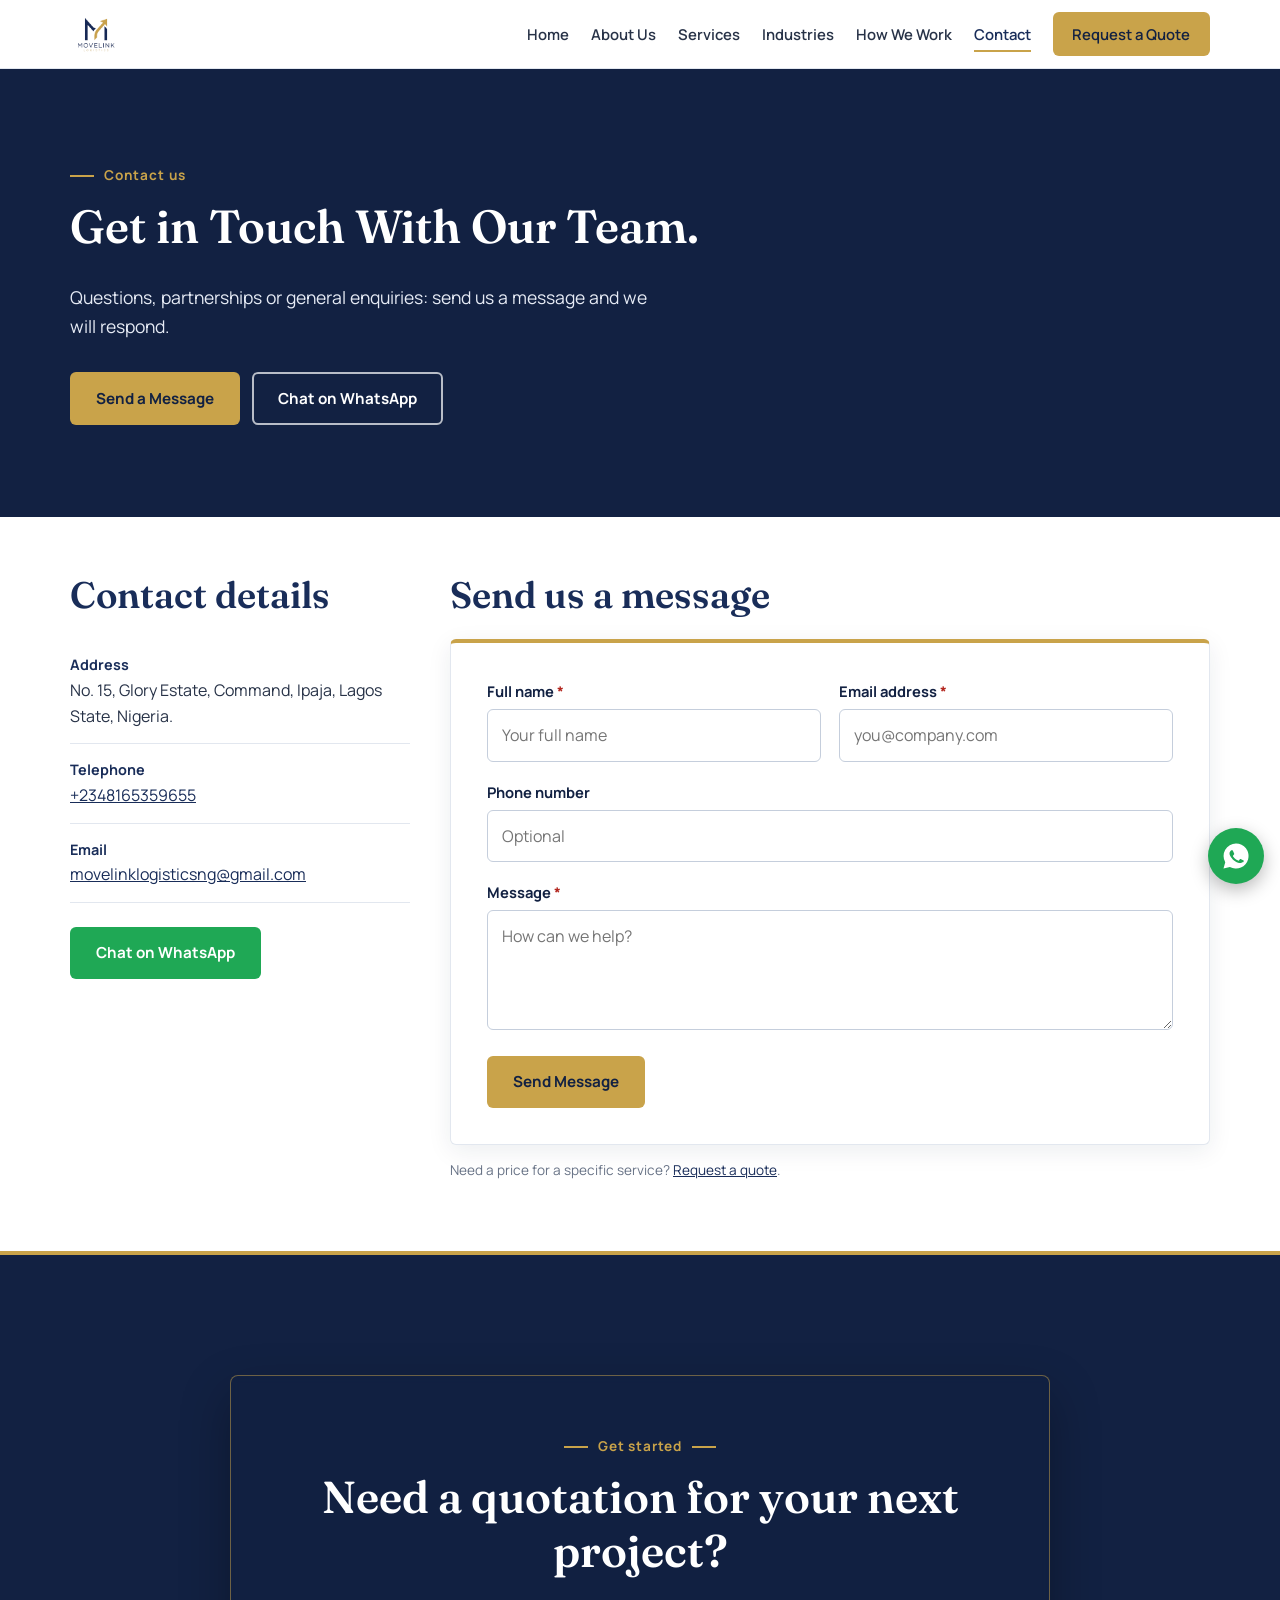
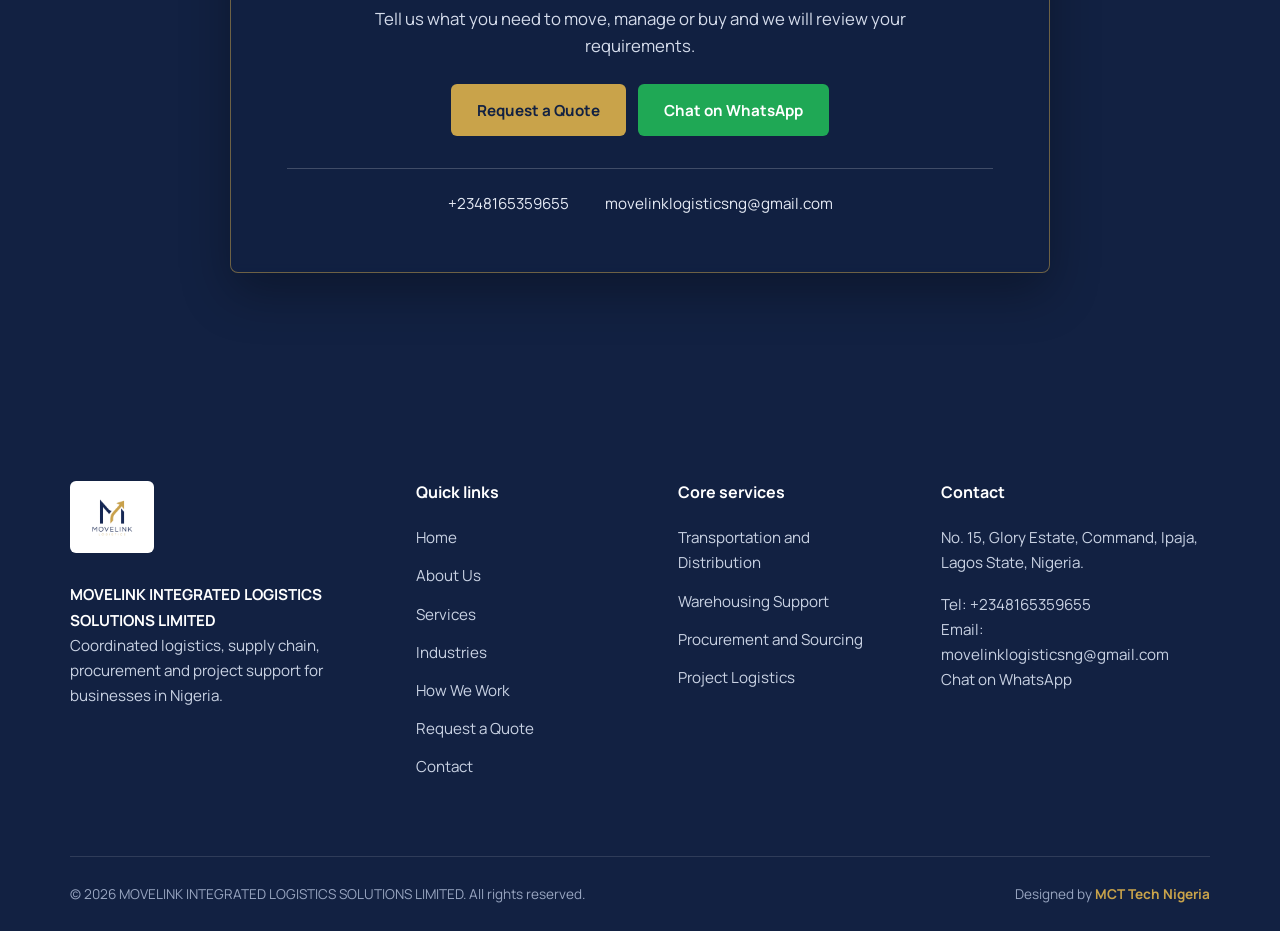
<file: contact.html>
<!doctype html>
<html lang="en">
  <head>
    <meta charset="utf-8" />
    <meta name="viewport" content="width=device-width, initial-scale=1" />
    <title>Contact Us | MOVELINK LOGISTICS</title>
    <meta
      name="description"
      content="Contact Movelink Logistics in Lagos, Nigeria by form, phone, email or WhatsApp."
    />
    <!-- TODO: replace example.com with the production domain -->
    <link rel="canonical" href="https://www.example.com/contact.html" />
    <meta property="og:type" content="website" />
    <meta property="og:title" content="Contact Us | MOVELINK LOGISTICS" />
    <meta
      property="og:description"
      content="Contact Movelink Logistics in Lagos, Nigeria by form, phone, email or WhatsApp."
    />
    <meta property="og:site_name" content="Movelink Logistics" />
    <meta property="og:image" content="https://www.example.com/images/movelink.png" />
    <link rel="preconnect" href="https://fonts.googleapis.com" />
    <link rel="preconnect" href="https://fonts.gstatic.com" crossorigin />
    <link
      href="https://fonts.googleapis.com/css2?family=Fraunces:wght@500;600&family=Manrope:wght@400;600;700&display=swap"
      rel="stylesheet"
    />
    <link rel="icon" href="images/movelink.png" />
    <link rel="stylesheet" href="style.css" />
    <script type="application/ld+json">
      {
        "@context": "https://schema.org",
        "@type": "LocalBusiness",
        "name": "MOVELINK INTEGRATED LOGISTICS SOLUTIONS LIMITED",
        "alternateName": "Movelink Logistics",
        "telephone": "+2348165359655",
        "email": "movelinklogisticsng@gmail.com",
        "address": {
          "@type": "PostalAddress",
          "streetAddress": "No. 15, Glory Estate, Command, Ipaja",
          "addressRegion": "Lagos State",
          "addressCountry": "NG"
        }
      }
    </script>
  </head>
  <body>
    <a class="skip" href="#main">Skip to content</a>
    <header class="site-header">
      <div class="container nav-bar">
        <a class="logo" href="index.html" aria-label="Movelink Logistics — home"
          ><img src="images/movelink.png" alt="Movelink Logistics logo" width="52" height="52"
        /></a>
        <button
          class="nav-toggle"
          type="button"
          aria-expanded="false"
          aria-controls="nav-menu"
          aria-label="Open menu"
        >
          <span></span><span></span><span></span>
        </button>
        <nav aria-label="Main">
          <ul class="nav-menu" id="nav-menu">
            <li><a href="index.html">Home</a></li>
            <li><a href="about.html">About Us</a></li>
            <li><a href="services.html">Services</a></li>
            <li><a href="industries.html">Industries</a></li>
            <li><a href="process.html">How We Work</a></li>
            <li><a href="contact.html" aria-current="page">Contact</a></li>
            <li><a class="btn btn-gold" href="quote.html">Request a Quote</a></li>
          </ul>
        </nav>
      </div>
    </header>
    <main id="main">
      <section
        class="hero sm"
        style="
          --hero-img: url(&quot;https://images.unsplash.com/photo-1521737604893-d14cc237f11d?auto=format&fit=crop&w=1600&q=70&quot;);
        "
      >
        <div class="container">
          <span class="eyebrow">Contact us</span>
          <h1>Get in Touch With Our Team.</h1>
          <p>
            Questions, partnerships or general enquiries: send us a message and we will respond.
          </p>
          <div class="btns">
            <a class="btn btn-gold" href="#contact-form">Send a Message</a
            ><a class="btn btn-outline" data-wa href="https://wa.me/2348165359655"
              >Chat on WhatsApp</a
            >
          </div>
        </div>
      </section>
      <section>
        <div class="container">
          <div class="contact-grid">
            <div class="reveal">
              <h2>Contact details</h2>
              <ul class="info-list">
                <li>
                  <strong>Address</strong>No. 15, Glory Estate, Command, Ipaja, Lagos State,
                  Nigeria.
                </li>
                <li><strong>Telephone</strong><a href="tel:+2348165359655">+2348165359655</a></li>
                <li>
                  <strong>Email</strong
                  ><a href="mailto:movelinklogisticsng@gmail.com">movelinklogisticsng@gmail.com</a>
                </li>
              </ul>
              <a class="btn btn-wa" data-wa href="https://wa.me/2348165359655">Chat on WhatsApp</a>
            </div>
            <div>
              <h2>Send us a message</h2>
              <form class="quote" id="contact-form" novalidate>
                <div id="form-msg" class="form-msg" role="status" aria-live="polite"></div>
                <div class="row">
                  <div class="field">
                    <label for="name">Full name <span class="req" aria-hidden="true">*</span></label
                    ><input
                      id="name"
                      name="name"
                      type="text"
                      required
                      placeholder="Your full name"
                      autocomplete="name"
                      aria-describedby="name-e"
                    />
                    <div class="err" id="name-e" role="alert"></div>
                  </div>
                  <div class="field">
                    <label for="email"
                      >Email address <span class="req" aria-hidden="true">*</span></label
                    ><input
                      id="email"
                      name="email"
                      type="email"
                      required
                      placeholder="you@company.com"
                      autocomplete="email"
                      aria-describedby="email-e"
                    />
                    <div class="err" id="email-e" role="alert"></div>
                  </div>
                </div>
                <div class="field">
                  <label for="phone">Phone number</label
                  ><input
                    id="phone"
                    name="phone"
                    type="tel"
                    placeholder="Optional"
                    autocomplete="tel"
                    aria-describedby="phone-e"
                  />
                  <div class="err" id="phone-e" role="alert"></div>
                </div>
                <div class="field">
                  <label for="message">Message <span class="req" aria-hidden="true">*</span></label
                  ><textarea
                    id="message"
                    name="message"
                    required
                    placeholder="How can we help?"
                    aria-describedby="message-e"
                  ></textarea>
                  <div class="err" id="message-e" role="alert"></div>
                </div>
                <div class="hp" aria-hidden="true">
                  <label
                    >Leave blank<input name="website_url" tabindex="-1" autocomplete="off"
                  /></label>
                </div>
                <button class="btn btn-gold" type="submit">Send Message</button>
              </form>
              <p class="hint" style="margin-top: 14px">
                Need a price for a specific service? <a href="quote.html">Request a quote</a>.
              </p>
            </div>
          </div>
        </div>
      </section>
      <section
        class="cta"
        style="
          --cta-img: url(&quot;https://images.unsplash.com/photo-1553413077-190dd305871c?auto=format&fit=crop&w=1600&q=70&quot;);
        "
      >
        <div class="container">
          <div class="cta-panel reveal">
            <span class="eyebrow">Get started</span>
            <h2>Need a quotation for your next project?</h2>
            <p>
              Tell us what you need to move, manage or buy and we will review your requirements.
            </p>
            <div class="btns">
              <a class="btn btn-gold" href="quote.html">Request a Quote</a
              ><a class="btn btn-wa" data-wa href="https://wa.me/2348165359655">Chat on WhatsApp</a>
            </div>
            <div class="cta-contact">
              <a href="tel:+2348165359655">+2348165359655</a
              ><a href="mailto:movelinklogisticsng@gmail.com">movelinklogisticsng@gmail.com</a>
            </div>
          </div>
        </div>
      </section>
    </main>
    <footer class="site-footer">
      <div class="container">
        <div class="footer-grid">
          <div>
            <a class="foot-logo" href="index.html"
              ><img
                src="images/movelink.png"
                alt="Movelink Logistics logo"
                width="56"
                height="56"
                loading="lazy"
            /></a>
            <p>
              <strong style="color: #fff">MOVELINK INTEGRATED LOGISTICS SOLUTIONS LIMITED</strong
              ><br />Coordinated logistics, supply chain, procurement and project support for
              businesses in Nigeria.
            </p>
          </div>
          <div>
            <h3>Quick links</h3>
            <ul>
              <li><a href="index.html">Home</a></li>
              <li><a href="about.html">About Us</a></li>
              <li><a href="services.html">Services</a></li>
              <li><a href="industries.html">Industries</a></li>
              <li><a href="process.html">How We Work</a></li>
              <li><a href="quote.html">Request a Quote</a></li>
              <li><a href="contact.html">Contact</a></li>
            </ul>
          </div>
          <div>
            <h3>Core services</h3>
            <ul>
              <li><a href="services.html#transportation">Transportation and Distribution</a></li>
              <li><a href="services.html#warehousing">Warehousing Support</a></li>
              <li><a href="services.html#procurement">Procurement and Sourcing</a></li>
              <li><a href="services.html#project">Project Logistics</a></li>
            </ul>
          </div>
          <div>
            <h3>Contact</h3>
            <address style="font-style: normal">
              <p>No. 15, Glory Estate, Command, Ipaja, Lagos State, Nigeria.</p>
              <p>
                Tel: <a href="tel:+2348165359655">+2348165359655</a><br />Email:
                <a href="mailto:movelinklogisticsng@gmail.com">movelinklogisticsng@gmail.com</a
                ><br /><a data-wa href="https://wa.me/2348165359655">Chat on WhatsApp</a>
              </p>
            </address>
          </div>
        </div>
        <div class="copy">
          <p>
            &copy; <span class="js-year">2026</span> MOVELINK INTEGRATED LOGISTICS SOLUTIONS
            LIMITED. All rights reserved.
          </p>
          <p>Designed by <span class="credit">MCT Tech Nigeria</span></p>
        </div>
      </div>
    </footer>
    <a
      class="wa-float"
      data-wa
      href="https://wa.me/2348165359655"
      aria-label="Chat with Movelink Logistics on WhatsApp"
      ><svg viewBox="0 0 24 24" aria-hidden="true">
        <path
          d="M12 2a10 10 0 0 0-8.6 15L2 22l5.1-1.3A10 10 0 1 0 12 2zm5.8 14.2c-.2.7-1.4 1.3-1.9 1.4-.5 0-1 .2-3.3-.7-2.8-1.1-4.5-3.9-4.7-4.1-.1-.2-1.1-1.5-1.1-2.8s.7-2 1-2.3c.2-.2.5-.3.7-.3h.5c.2 0 .4 0 .6.5l.9 2.1c.1.2.1.4 0 .5l-.4.6-.4.4c-.1.2-.3.3-.1.6.2.3.8 1.3 1.7 2.1 1.1 1 2.1 1.300 2.400 1.400.3.2.5.1.6-.1l.8-1c.2-.3.4-.2.600-.1l2 1c.3.1.5.2.5.3.1.2.1.8-.1 1.500z"
        /></svg
    ></a>
    <script src="script.js" defer></script>
  </body>
</html>
</file>
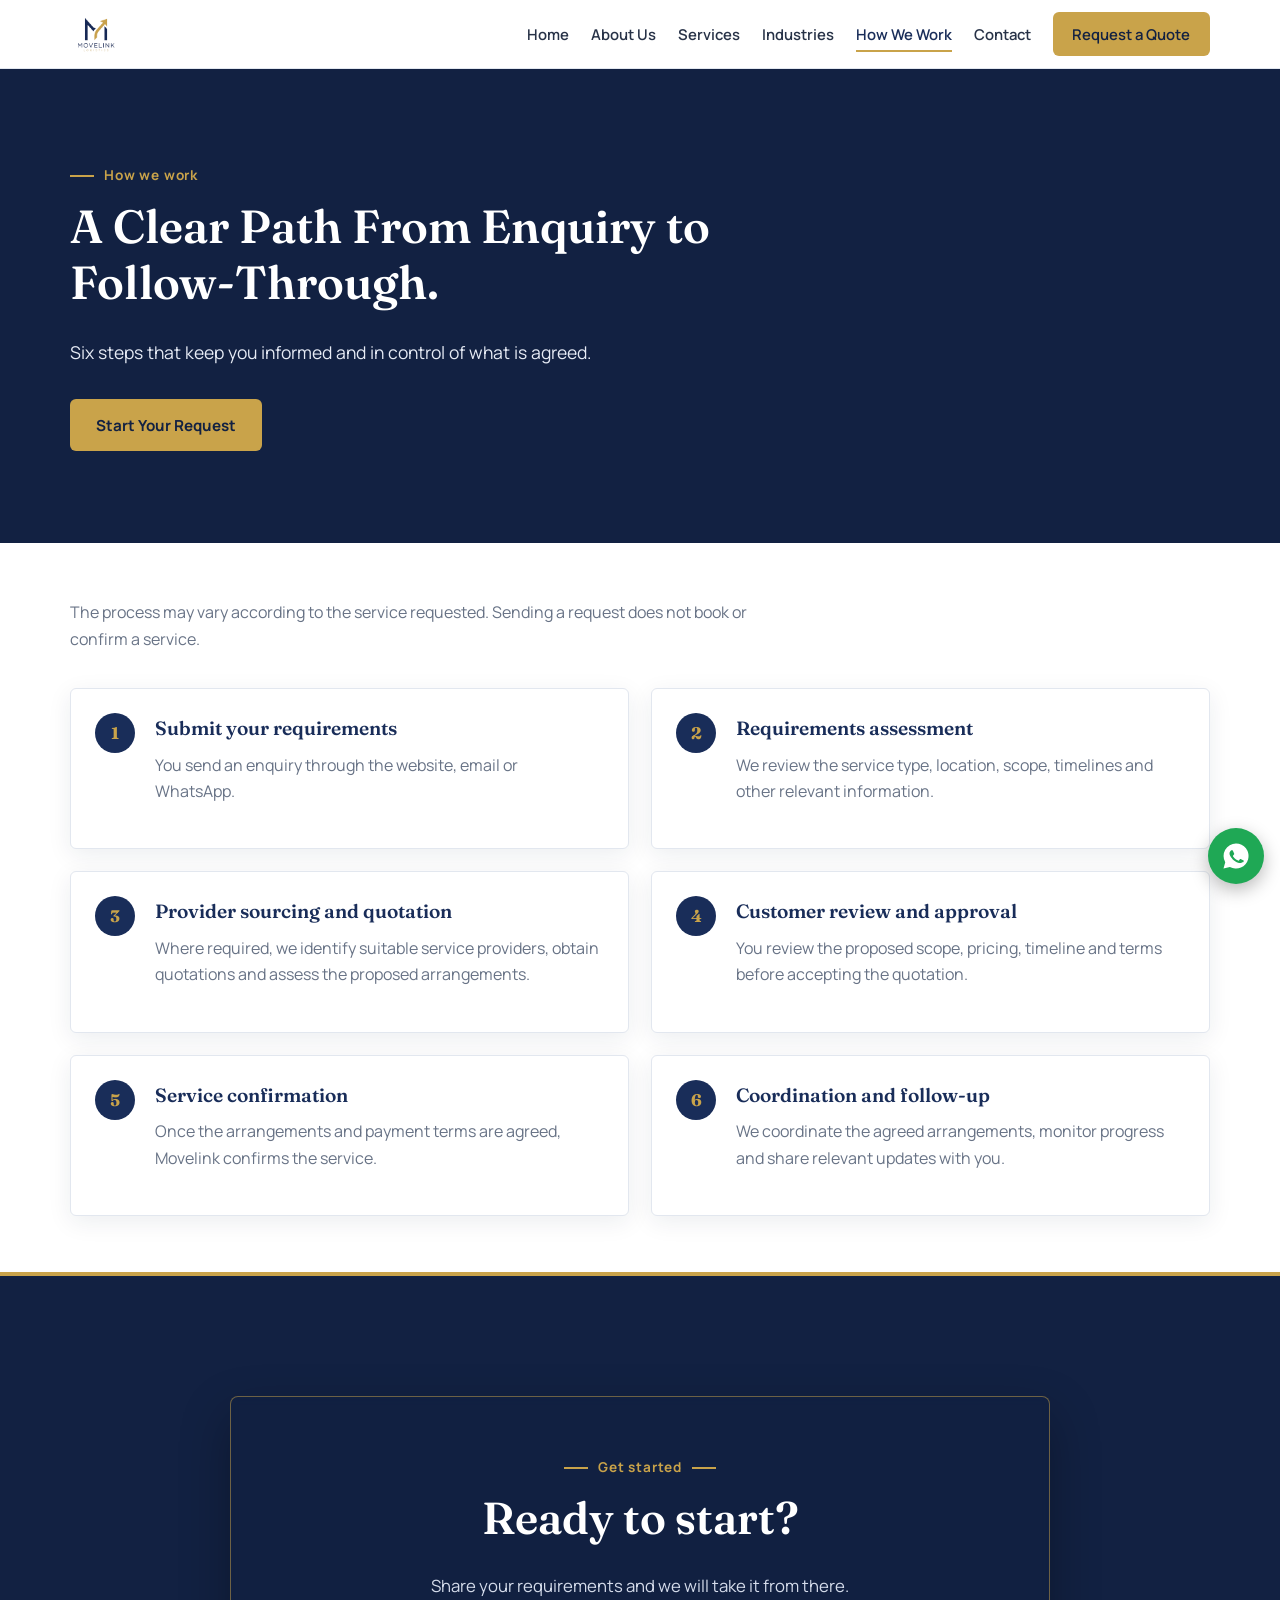
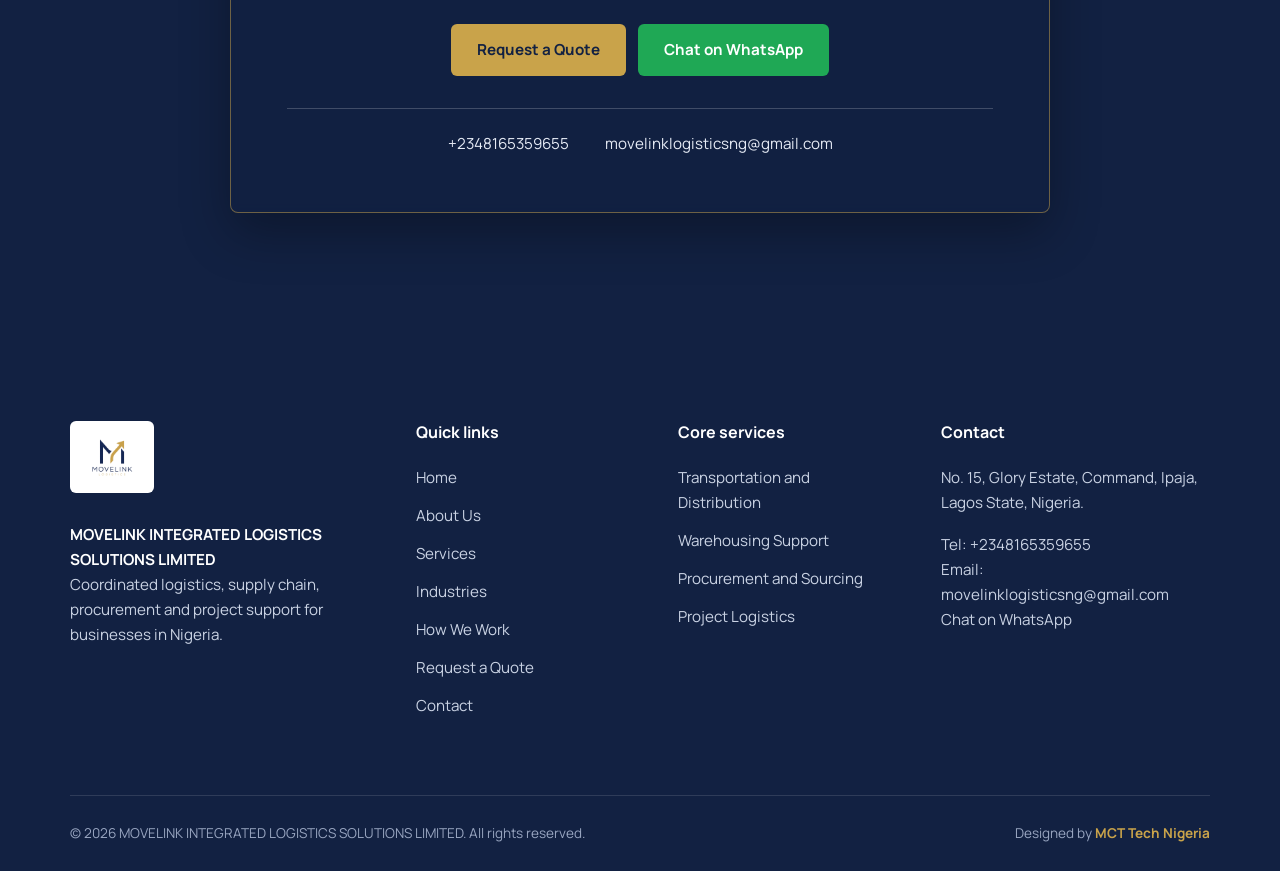
<file: process.html>
<!doctype html>
<html lang="en">
  <head>
    <meta charset="utf-8" />
    <meta name="viewport" content="width=device-width, initial-scale=1" />
    <title>How We Work | MOVELINK LOGISTICS</title>
    <meta
      name="description"
      content="See how Movelink Logistics handles your request, from requirements and provider quotations to approval, confirmation and follow-up."
    />
    <!-- TODO: replace example.com with the production domain -->
    <link rel="canonical" href="https://www.example.com/process.html" />
    <meta property="og:type" content="website" />
    <meta property="og:title" content="How We Work | MOVELINK LOGISTICS" />
    <meta
      property="og:description"
      content="See how Movelink Logistics handles your request, from requirements and provider quotations to approval, confirmation and follow-up."
    />
    <meta property="og:site_name" content="Movelink Logistics" />
    <meta property="og:image" content="https://www.example.com/images/movelink.png" />
    <link rel="preconnect" href="https://fonts.googleapis.com" />
    <link rel="preconnect" href="https://fonts.gstatic.com" crossorigin />
    <link
      href="https://fonts.googleapis.com/css2?family=Fraunces:wght@500;600&family=Manrope:wght@400;600;700&display=swap"
      rel="stylesheet"
    />
    <link rel="icon" href="images/movelink.png" />
    <link rel="stylesheet" href="style.css" />
    <script type="application/ld+json">
      {
        "@context": "https://schema.org",
        "@type": "LocalBusiness",
        "name": "MOVELINK INTEGRATED LOGISTICS SOLUTIONS LIMITED",
        "alternateName": "Movelink Logistics",
        "telephone": "+2348165359655",
        "email": "movelinklogisticsng@gmail.com",
        "address": {
          "@type": "PostalAddress",
          "streetAddress": "No. 15, Glory Estate, Command, Ipaja",
          "addressRegion": "Lagos State",
          "addressCountry": "NG"
        }
      }
    </script>
  </head>
  <body>
    <a class="skip" href="#main">Skip to content</a>
    <header class="site-header">
      <div class="container nav-bar">
        <a class="logo" href="index.html" aria-label="Movelink Logistics — home"
          ><img src="images/movelink.png" alt="Movelink Logistics logo" width="52" height="52"
        /></a>
        <button
          class="nav-toggle"
          type="button"
          aria-expanded="false"
          aria-controls="nav-menu"
          aria-label="Open menu"
        >
          <span></span><span></span><span></span>
        </button>
        <nav aria-label="Main">
          <ul class="nav-menu" id="nav-menu">
            <li><a href="index.html">Home</a></li>
            <li><a href="about.html">About Us</a></li>
            <li><a href="services.html">Services</a></li>
            <li><a href="industries.html">Industries</a></li>
            <li><a href="process.html" aria-current="page">How We Work</a></li>
            <li><a href="contact.html">Contact</a></li>
            <li><a class="btn btn-gold" href="quote.html">Request a Quote</a></li>
          </ul>
        </nav>
      </div>
    </header>
    <main id="main">
      <section
        class="hero sm"
        style="
          --hero-img: url(&quot;https://images.unsplash.com/photo-1586528116311-ad8dd3c8310d?auto=format&fit=crop&w=1600&q=70&quot;);
        "
      >
        <div class="container">
          <span class="eyebrow">How we work</span>
          <h1>A Clear Path From Enquiry to Follow-Through.</h1>
          <p>Six steps that keep you informed and in control of what is agreed.</p>
          <div class="btns"><a class="btn btn-gold" href="quote.html">Start Your Request</a></div>
        </div>
      </section>
      <section>
        <div class="container">
          <div class="sec-head">
            <p>
              The process may vary according to the service requested. Sending a request does not
              book or confirm a service.
            </p>
          </div>
          <ol style="list-style: none; margin: 0; padding: 0; counter-reset: p" class="proc">
            <li class="card reveal">
              <h3>Submit your requirements</h3>
              <p>You send an enquiry through the website, email or WhatsApp.</p>
            </li>
            <li class="card reveal">
              <h3>Requirements assessment</h3>
              <p>
                We review the service type, location, scope, timelines and other relevant
                information.
              </p>
            </li>
            <li class="card reveal">
              <h3>Provider sourcing and quotation</h3>
              <p>
                Where required, we identify suitable service providers, obtain quotations and assess
                the proposed arrangements.
              </p>
            </li>
            <li class="card reveal">
              <h3>Customer review and approval</h3>
              <p>
                You review the proposed scope, pricing, timeline and terms before accepting the
                quotation.
              </p>
            </li>
            <li class="card reveal">
              <h3>Service confirmation</h3>
              <p>
                Once the arrangements and payment terms are agreed, Movelink confirms the service.
              </p>
            </li>
            <li class="card reveal">
              <h3>Coordination and follow-up</h3>
              <p>
                We coordinate the agreed arrangements, monitor progress and share relevant updates
                with you.
              </p>
            </li>
          </ol>
        </div>
      </section>
      <style>
        .proc {
          display: grid;
          grid-template-columns: repeat(2, 1fr);
          gap: 22px;
        }
        @media (max-width: 768px) {
          .proc {
            grid-template-columns: 1fr;
          }
        }
        .proc li {
          counter-increment: p;
          padding-left: 84px;
          position: relative;
        }
        .proc li::before {
          content: counter(p);
          position: absolute;
          left: 24px;
          top: 24px;
          width: 40px;
          height: 40px;
          border-radius: 50%;
          background: var(--navy);
          color: var(--gold);
          font: 700 1.05rem var(--serif);
          display: grid;
          place-items: center;
        }
        @media (max-width: 600px) {
          .proc li {
            padding-left: 22px;
            padding-top: 72px;
          }
        }
      </style>
      <section
        class="cta"
        style="
          --cta-img: url(&quot;https://images.unsplash.com/photo-1553413077-190dd305871c?auto=format&fit=crop&w=1600&q=70&quot;);
        "
      >
        <div class="container">
          <div class="cta-panel reveal">
            <span class="eyebrow">Get started</span>
            <h2>Ready to start?</h2>
            <p>Share your requirements and we will take it from there.</p>
            <div class="btns">
              <a class="btn btn-gold" href="quote.html">Request a Quote</a
              ><a class="btn btn-wa" data-wa href="https://wa.me/2348165359655">Chat on WhatsApp</a>
            </div>
            <div class="cta-contact">
              <a href="tel:+2348165359655">+2348165359655</a
              ><a href="mailto:movelinklogisticsng@gmail.com">movelinklogisticsng@gmail.com</a>
            </div>
          </div>
        </div>
      </section>
    </main>
    <footer class="site-footer">
      <div class="container">
        <div class="footer-grid">
          <div>
            <a class="foot-logo" href="index.html"
              ><img
                src="images/movelink.png"
                alt="Movelink Logistics logo"
                width="56"
                height="56"
                loading="lazy"
            /></a>
            <p>
              <strong style="color: #fff">MOVELINK INTEGRATED LOGISTICS SOLUTIONS LIMITED</strong
              ><br />Coordinated logistics, supply chain, procurement and project support for
              businesses in Nigeria.
            </p>
          </div>
          <div>
            <h3>Quick links</h3>
            <ul>
              <li><a href="index.html">Home</a></li>
              <li><a href="about.html">About Us</a></li>
              <li><a href="services.html">Services</a></li>
              <li><a href="industries.html">Industries</a></li>
              <li><a href="process.html">How We Work</a></li>
              <li><a href="quote.html">Request a Quote</a></li>
              <li><a href="contact.html">Contact</a></li>
            </ul>
          </div>
          <div>
            <h3>Core services</h3>
            <ul>
              <li><a href="services.html#transportation">Transportation and Distribution</a></li>
              <li><a href="services.html#warehousing">Warehousing Support</a></li>
              <li><a href="services.html#procurement">Procurement and Sourcing</a></li>
              <li><a href="services.html#project">Project Logistics</a></li>
            </ul>
          </div>
          <div>
            <h3>Contact</h3>
            <address style="font-style: normal">
              <p>No. 15, Glory Estate, Command, Ipaja, Lagos State, Nigeria.</p>
              <p>
                Tel: <a href="tel:+2348165359655">+2348165359655</a><br />Email:
                <a href="mailto:movelinklogisticsng@gmail.com">movelinklogisticsng@gmail.com</a
                ><br /><a data-wa href="https://wa.me/2348165359655">Chat on WhatsApp</a>
              </p>
            </address>
          </div>
        </div>
        <div class="copy">
          <p>
            &copy; <span class="js-year">2026</span> MOVELINK INTEGRATED LOGISTICS SOLUTIONS
            LIMITED. All rights reserved.
          </p>
          <p>Designed by <span class="credit">MCT Tech Nigeria</span></p>
        </div>
      </div>
    </footer>
    <a
      class="wa-float"
      data-wa
      href="https://wa.me/2348165359655"
      aria-label="Chat with Movelink Logistics on WhatsApp"
      ><svg viewBox="0 0 24 24" aria-hidden="true">
        <path
          d="M12 2a10 10 0 0 0-8.6 15L2 22l5.1-1.3A10 10 0 1 0 12 2zm5.8 14.2c-.2.7-1.4 1.3-1.9 1.4-.5 0-1 .2-3.3-.7-2.8-1.1-4.5-3.9-4.7-4.1-.1-.2-1.1-1.5-1.1-2.8s.7-2 1-2.3c.2-.2.5-.3.7-.3h.5c.2 0 .4 0 .6.5l.9 2.1c.1.2.1.4 0 .5l-.4.6-.4.4c-.1.2-.3.3-.1.6.2.3.8 1.3 1.7 2.1 1.1 1 2.1 1.300 2.400 1.400.3.2.5.1.6-.1l.8-1c.2-.3.4-.2.600-.1l2 1c.3.1.5.2.5.3.1.2.1.8-.1 1.500z"
        /></svg
    ></a>
    <script src="script.js" defer></script>
  </body>
</html>
</file>
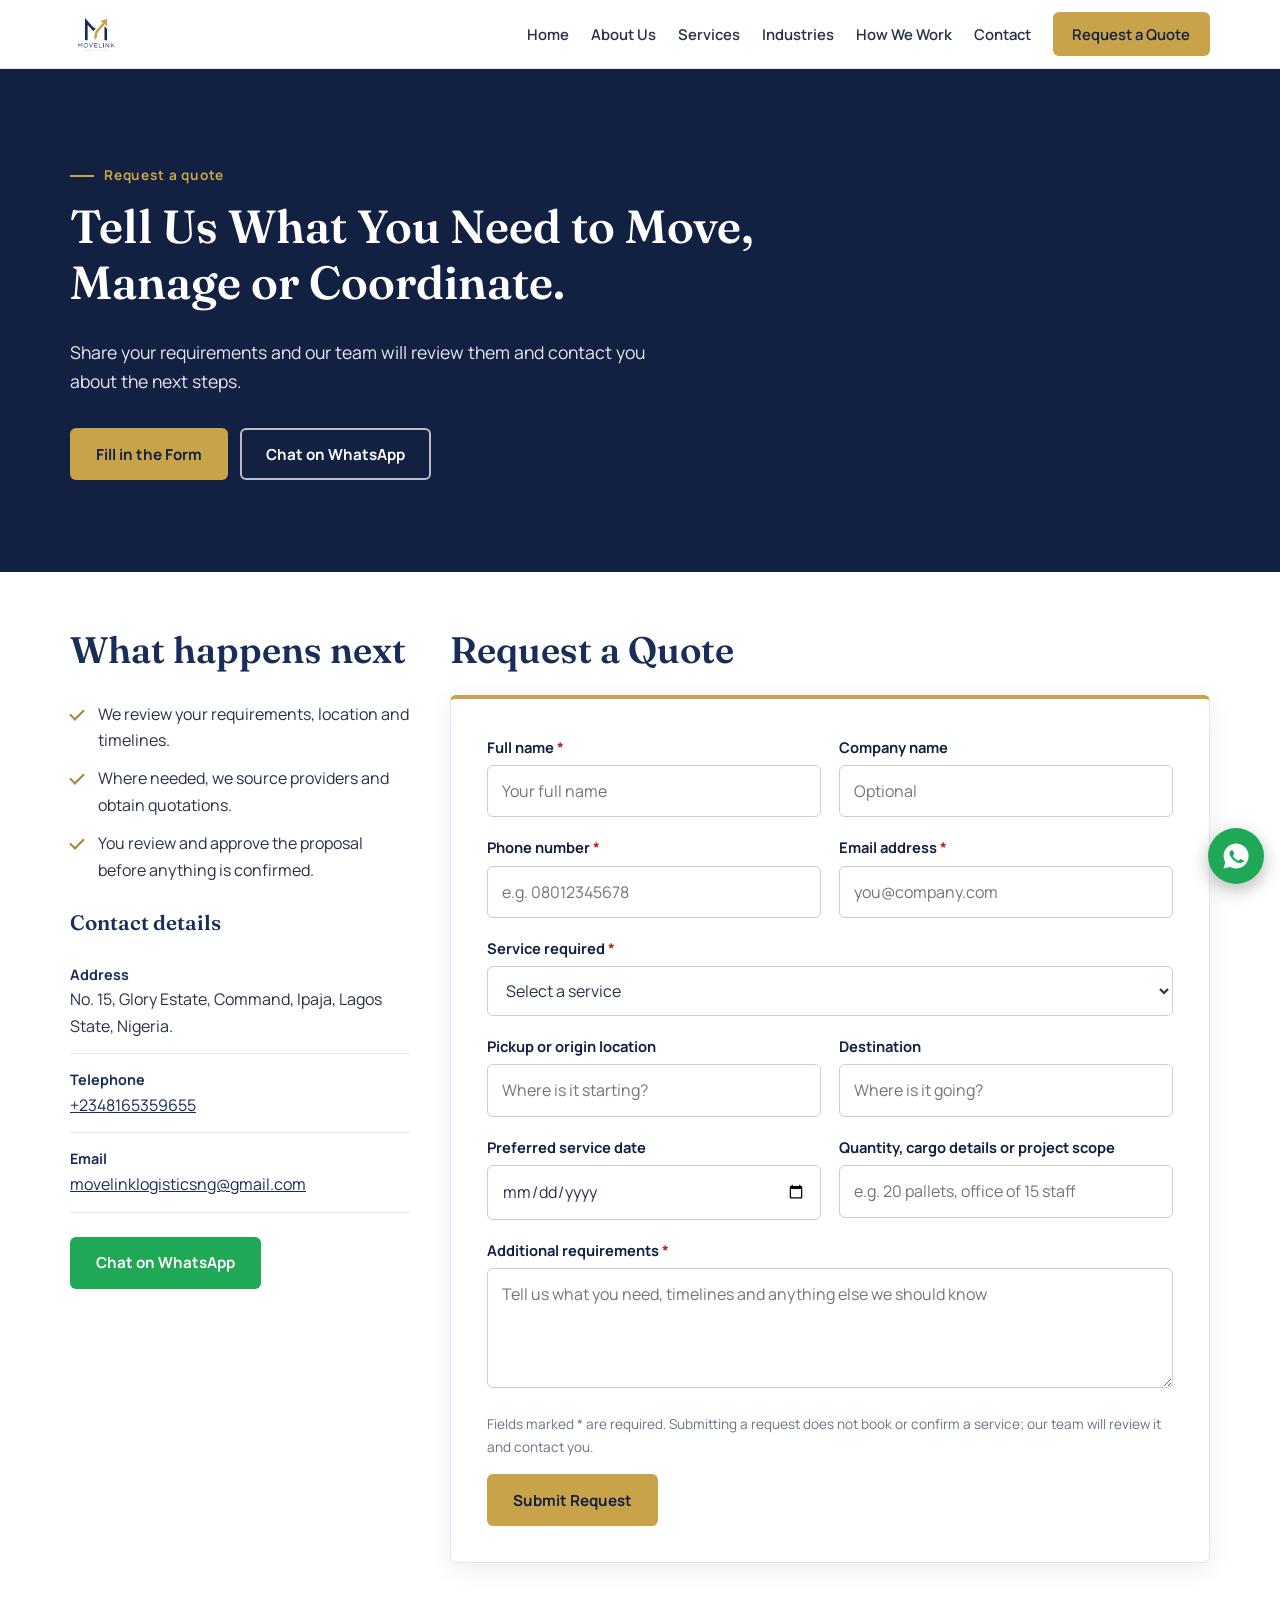
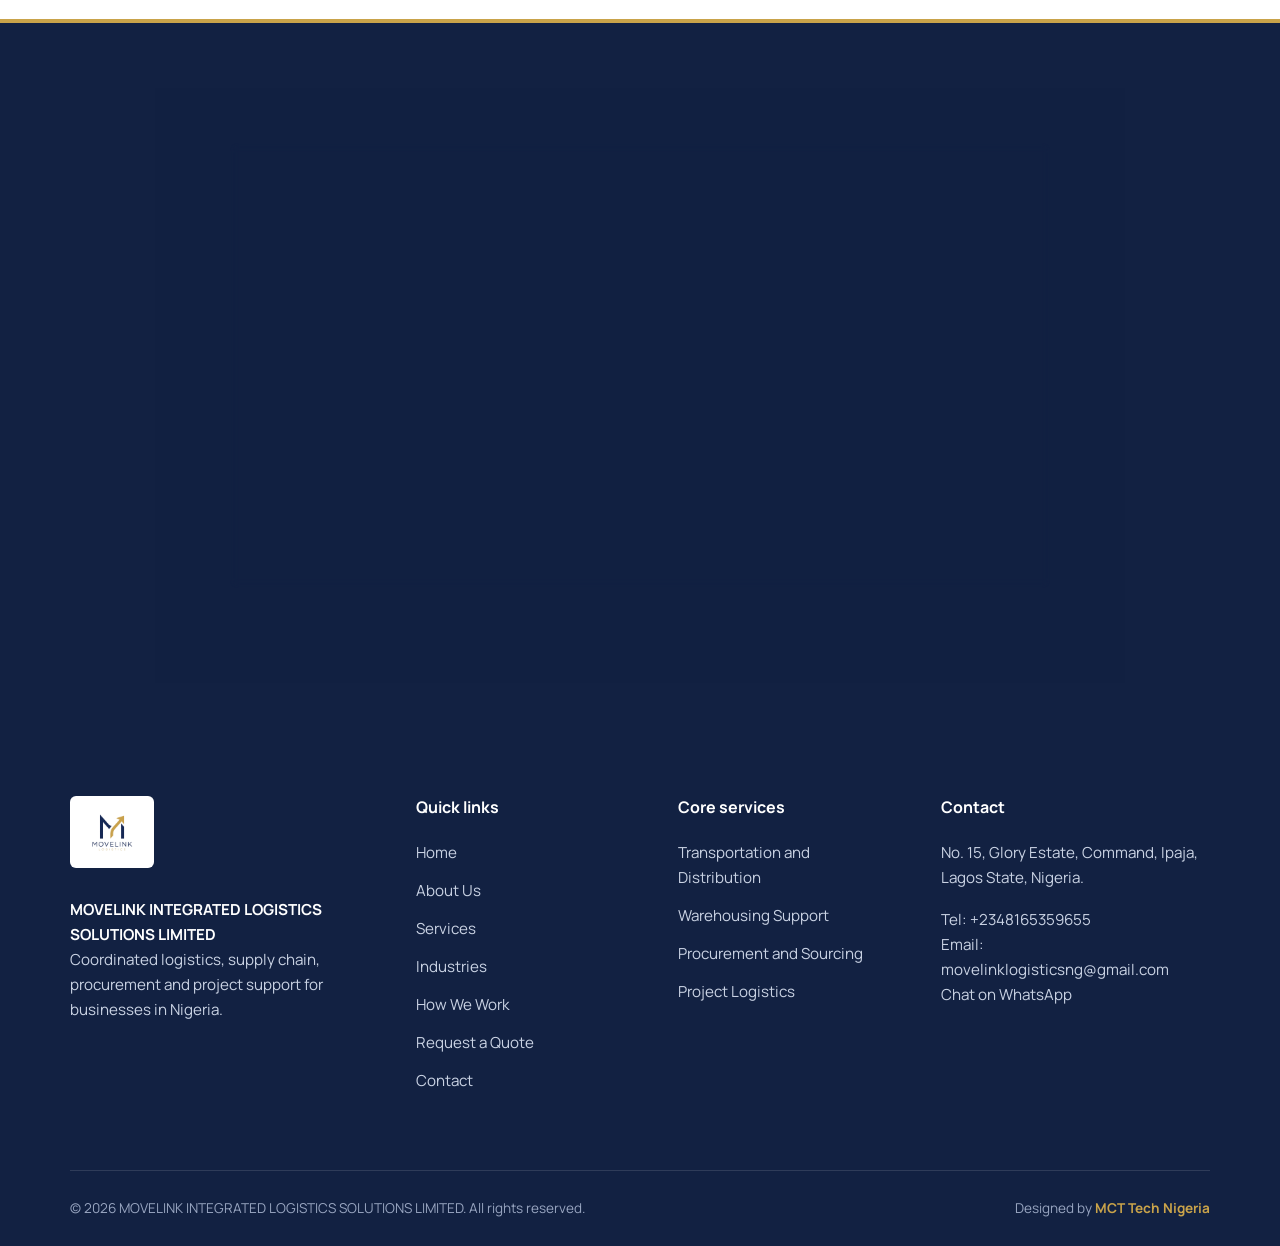
<file: quote.html>
<!doctype html>
<html lang="en">
  <head>
    <meta charset="utf-8" />
    <meta name="viewport" content="width=device-width, initial-scale=1" />
    <title>Request a Quote | MOVELINK LOGISTICS</title>
    <meta
      name="description"
      content="Request a quote from Movelink Logistics for transportation, warehousing, procurement, relocation, import and export coordination or project logistics."
    />
    <!-- TODO: replace example.com with the production domain -->
    <link rel="canonical" href="https://www.example.com/quote.html" />
    <meta property="og:type" content="website" />
    <meta property="og:title" content="Request a Quote | MOVELINK LOGISTICS" />
    <meta
      property="og:description"
      content="Request a quote from Movelink Logistics for transportation, warehousing, procurement, relocation, import and export coordination or project logistics."
    />
    <meta property="og:site_name" content="Movelink Logistics" />
    <meta property="og:image" content="https://www.example.com/images/movelink.png" />
    <link rel="preconnect" href="https://fonts.googleapis.com" />
    <link rel="preconnect" href="https://fonts.gstatic.com" crossorigin />
    <link
      href="https://fonts.googleapis.com/css2?family=Fraunces:wght@500;600&family=Manrope:wght@400;600;700&display=swap"
      rel="stylesheet"
    />
    <link rel="icon" href="images/movelink.png" />
    <link rel="stylesheet" href="style.css" />
    <script type="application/ld+json">
      {
        "@context": "https://schema.org",
        "@type": "LocalBusiness",
        "name": "MOVELINK INTEGRATED LOGISTICS SOLUTIONS LIMITED",
        "alternateName": "Movelink Logistics",
        "telephone": "+2348165359655",
        "email": "movelinklogisticsng@gmail.com",
        "address": {
          "@type": "PostalAddress",
          "streetAddress": "No. 15, Glory Estate, Command, Ipaja",
          "addressRegion": "Lagos State",
          "addressCountry": "NG"
        }
      }
    </script>
  </head>
  <body>
    <a class="skip" href="#main">Skip to content</a>
    <header class="site-header">
      <div class="container nav-bar">
        <a class="logo" href="index.html" aria-label="Movelink Logistics — home"
          ><img src="images/movelink.png" alt="Movelink Logistics logo" width="52" height="52"
        /></a>
        <button
          class="nav-toggle"
          type="button"
          aria-expanded="false"
          aria-controls="nav-menu"
          aria-label="Open menu"
        >
          <span></span><span></span><span></span>
        </button>
        <nav aria-label="Main">
          <ul class="nav-menu" id="nav-menu">
            <li><a href="index.html">Home</a></li>
            <li><a href="about.html">About Us</a></li>
            <li><a href="services.html">Services</a></li>
            <li><a href="industries.html">Industries</a></li>
            <li><a href="process.html">How We Work</a></li>
            <li><a href="contact.html">Contact</a></li>
            <li><a class="btn btn-gold" href="quote.html">Request a Quote</a></li>
          </ul>
        </nav>
      </div>
    </header>
    <main id="main">
      <section
        class="hero sm"
        style="
          --hero-img: url(&quot;https://images.unsplash.com/photo-1586528116311-ad8dd3c8310d?auto=format&fit=crop&w=1600&q=70&quot;);
        "
      >
        <div class="container">
          <span class="eyebrow">Request a quote</span>
          <h1>Tell Us What You Need to Move, Manage or Coordinate.</h1>
          <p>
            Share your requirements and our team will review them and contact you about the next
            steps.
          </p>
          <div class="btns">
            <a class="btn btn-gold" href="#quote">Fill in the Form</a
            ><a class="btn btn-outline" data-wa href="https://wa.me/2348165359655"
              >Chat on WhatsApp</a
            >
          </div>
        </div>
      </section>
      <section>
        <div class="container">
          <div class="contact-grid">
            <div class="reveal">
              <h2>What happens next</h2>
              <ul class="ticks">
                <li>We review your requirements, location and timelines.</li>
                <li>Where needed, we source providers and obtain quotations.</li>
                <li>You review and approve the proposal before anything is confirmed.</li>
              </ul>
              <h2 style="font-size: 1.3rem">Contact details</h2>
              <ul class="info-list">
                <li>
                  <strong>Address</strong>No. 15, Glory Estate, Command, Ipaja, Lagos State,
                  Nigeria.
                </li>
                <li><strong>Telephone</strong><a href="tel:+2348165359655">+2348165359655</a></li>
                <li>
                  <strong>Email</strong
                  ><a href="mailto:movelinklogisticsng@gmail.com">movelinklogisticsng@gmail.com</a>
                </li>
              </ul>
              <a class="btn btn-wa" data-wa href="https://wa.me/2348165359655">Chat on WhatsApp</a>
            </div>
            <div id="quote">
              <h2>Request a Quote</h2>
              <form class="quote" id="quote-form" novalidate>
                <div id="form-msg" class="form-msg" role="status" aria-live="polite"></div>
                <div class="row">
                  <div class="field">
                    <label for="name">Full name <span class="req" aria-hidden="true">*</span></label
                    ><input
                      id="name"
                      name="name"
                      type="text"
                      required
                      placeholder="Your full name"
                      autocomplete="name"
                      aria-describedby="name-e"
                    />
                    <div class="err" id="name-e" role="alert"></div>
                  </div>
                  <div class="field">
                    <label for="company">Company name</label
                    ><input
                      id="company"
                      name="company"
                      type="text"
                      placeholder="Optional"
                      autocomplete="organization"
                      aria-describedby="company-e"
                    />
                    <div class="err" id="company-e" role="alert"></div>
                  </div>
                </div>
                <div class="row">
                  <div class="field">
                    <label for="phone"
                      >Phone number <span class="req" aria-hidden="true">*</span></label
                    ><input
                      id="phone"
                      name="phone"
                      type="tel"
                      required
                      placeholder="e.g. 08012345678"
                      autocomplete="tel"
                      aria-describedby="phone-e"
                    />
                    <div class="err" id="phone-e" role="alert"></div>
                  </div>
                  <div class="field">
                    <label for="email"
                      >Email address <span class="req" aria-hidden="true">*</span></label
                    ><input
                      id="email"
                      name="email"
                      type="email"
                      required
                      placeholder="you@company.com"
                      autocomplete="email"
                      aria-describedby="email-e"
                    />
                    <div class="err" id="email-e" role="alert"></div>
                  </div>
                </div>
                <div class="field">
                  <label for="service"
                    >Service required <span class="req" aria-hidden="true">*</span></label
                  ><select id="service" name="service" required aria-describedby="service-e">
                    <option value="">Select a service</option>
                    <option value="transportation">Transportation and Distribution</option>
                    <option value="warehousing">Warehousing and Inventory Support</option>
                    <option value="industrial">Industrial and Oil and Gas Logistics</option>
                    <option value="procurement">Procurement and Vendor Sourcing</option>
                    <option value="relocation">Corporate and Household Relocation</option>
                    <option value="project">Project Logistics and Coordination</option>
                    <option value="import-export">Import and Export Coordination</option>
                    <option value="other">Other</option>
                  </select>
                  <div class="err" id="service-e" role="alert"></div>
                </div>
                <div class="row">
                  <div class="field">
                    <label for="origin"
                      >Pickup or origin location
                      <span class="req" aria-hidden="true">*</span></label
                    ><input
                      id="origin"
                      name="origin"
                      type="text"
                      data-route-field="1"
                      placeholder="Where is it starting?"
                      aria-describedby="origin-e"
                    />
                    <div class="err" id="origin-e" role="alert"></div>
                  </div>
                  <div class="field">
                    <label for="destination"
                      >Destination <span class="req" aria-hidden="true">*</span></label
                    ><input
                      id="destination"
                      name="destination"
                      type="text"
                      data-route-field="1"
                      placeholder="Where is it going?"
                      aria-describedby="destination-e"
                    />
                    <div class="err" id="destination-e" role="alert"></div>
                  </div>
                </div>
                <div class="row">
                  <div class="field">
                    <label for="date">Preferred service date</label
                    ><input
                      id="date"
                      name="date"
                      type="date"
                      placeholder=""
                      aria-describedby="date-e"
                    />
                    <div class="err" id="date-e" role="alert"></div>
                  </div>
                  <div class="field">
                    <label for="scope">Quantity, cargo details or project scope</label
                    ><input
                      id="scope"
                      name="scope"
                      type="text"
                      placeholder="e.g. 20 pallets, office of 15 staff"
                      aria-describedby="scope-e"
                    />
                    <div class="err" id="scope-e" role="alert"></div>
                  </div>
                </div>
                <div class="field">
                  <label for="details"
                    >Additional requirements <span class="req" aria-hidden="true">*</span></label
                  ><textarea
                    id="details"
                    name="details"
                    required
                    placeholder="Tell us what you need, timelines and anything else we should know"
                    aria-describedby="details-e"
                  ></textarea>
                  <div class="err" id="details-e" role="alert"></div>
                </div>
                <div class="hp" aria-hidden="true">
                  <label
                    >Leave blank<input name="website_url" tabindex="-1" autocomplete="off"
                  /></label>
                </div>
                <p class="hint" style="margin-bottom: 16px">
                  Fields marked * are required. Submitting a request does not book or confirm a
                  service; our team will review it and contact you.
                </p>
                <button class="btn btn-gold" type="submit">Submit Request</button>
              </form>
            </div>
          </div>
        </div>
      </section>
      <section
        class="cta"
        style="
          --cta-img: url(&quot;https://images.unsplash.com/photo-1565793298595-6a879b1d9492?auto=format&fit=crop&w=1600&q=70&quot;);
        "
      >
        <div class="container">
          <div class="cta-panel reveal">
            <span class="eyebrow">Get started</span>
            <h2>Prefer to talk it through?</h2>
            <p>
              Call or message us and we can take your requirements over the phone or on WhatsApp.
            </p>
            <div class="btns">
              <a class="btn btn-gold" href="tel:+2348165359655">Call Us Now</a
              ><a class="btn btn-wa" data-wa href="https://wa.me/2348165359655">Chat on WhatsApp</a>
            </div>
            <div class="cta-contact">
              <a href="tel:+2348165359655">+2348165359655</a
              ><a href="mailto:movelinklogisticsng@gmail.com">movelinklogisticsng@gmail.com</a>
            </div>
          </div>
        </div>
      </section>
    </main>
    <footer class="site-footer">
      <div class="container">
        <div class="footer-grid">
          <div>
            <a class="foot-logo" href="index.html"
              ><img
                src="images/movelink.png"
                alt="Movelink Logistics logo"
                width="56"
                height="56"
                loading="lazy"
            /></a>
            <p>
              <strong style="color: #fff">MOVELINK INTEGRATED LOGISTICS SOLUTIONS LIMITED</strong
              ><br />Coordinated logistics, supply chain, procurement and project support for
              businesses in Nigeria.
            </p>
          </div>
          <div>
            <h3>Quick links</h3>
            <ul>
              <li><a href="index.html">Home</a></li>
              <li><a href="about.html">About Us</a></li>
              <li><a href="services.html">Services</a></li>
              <li><a href="industries.html">Industries</a></li>
              <li><a href="process.html">How We Work</a></li>
              <li><a href="quote.html">Request a Quote</a></li>
              <li><a href="contact.html">Contact</a></li>
            </ul>
          </div>
          <div>
            <h3>Core services</h3>
            <ul>
              <li><a href="services.html#transportation">Transportation and Distribution</a></li>
              <li><a href="services.html#warehousing">Warehousing Support</a></li>
              <li><a href="services.html#procurement">Procurement and Sourcing</a></li>
              <li><a href="services.html#project">Project Logistics</a></li>
            </ul>
          </div>
          <div>
            <h3>Contact</h3>
            <address style="font-style: normal">
              <p>No. 15, Glory Estate, Command, Ipaja, Lagos State, Nigeria.</p>
              <p>
                Tel: <a href="tel:+2348165359655">+2348165359655</a><br />Email:
                <a href="mailto:movelinklogisticsng@gmail.com">movelinklogisticsng@gmail.com</a
                ><br /><a data-wa href="https://wa.me/2348165359655">Chat on WhatsApp</a>
              </p>
            </address>
          </div>
        </div>
        <div class="copy">
          <p>
            &copy; <span class="js-year">2026</span> MOVELINK INTEGRATED LOGISTICS SOLUTIONS
            LIMITED. All rights reserved.
          </p>
          <p>Designed by <span class="credit">MCT Tech Nigeria</span></p>
        </div>
      </div>
    </footer>
    <a
      class="wa-float"
      data-wa
      href="https://wa.me/2348165359655"
      aria-label="Chat with Movelink Logistics on WhatsApp"
      ><svg viewBox="0 0 24 24" aria-hidden="true">
        <path
          d="M12 2a10 10 0 0 0-8.6 15L2 22l5.1-1.3A10 10 0 1 0 12 2zm5.8 14.2c-.2.7-1.4 1.3-1.9 1.4-.5 0-1 .2-3.3-.7-2.8-1.1-4.5-3.9-4.7-4.1-.1-.2-1.1-1.5-1.1-2.8s.7-2 1-2.3c.2-.2.5-.3.7-.3h.5c.2 0 .4 0 .6.5l.9 2.1c.1.2.1.4 0 .5l-.4.6-.4.4c-.1.2-.3.3-.1.6.2.3.8 1.3 1.7 2.1 1.1 1 2.1 1.300 2.400 1.400.3.2.5.1.6-.1l.8-1c.2-.3.4-.2.600-.1l2 1c.3.1.5.2.5.3.1.2.1.8-.1 1.500z"
        /></svg
    ></a>
    <script src="script.js" defer></script>
  </body>
</html>
</file>
<file: style.css>
/* MOVELINK LOGISTICS — shared styles */
:root {
  --navy: #192d59;
  --deep: #122142;
  --gold: #c9a34a;
  --gold-d: #a8842f;
  --white: #fff;
  --bg: #f5f7fa;
  --text: #273247;
  --muted: #687386;
  --line: #e2e7ef;
  --serif: "Fraunces", Georgia, serif;
  --sans: "Manrope", system-ui, -apple-system, "Segoe UI", Arial, sans-serif;
  --r: 6px;
  --shadow: 0 6px 24px rgba(18, 33, 66, 0.08);
}
*,
*::before,
*::after {
  box-sizing: border-box;
}
html {
  scroll-behavior: smooth;
  scroll-padding-top: 80px;
}
body {
  margin: 0;
  font-family: var(--sans);
  color: var(--text);
  line-height: 1.65;
  font-size: 1rem;
  background: #fff;
  -webkit-text-size-adjust: 100%;
}
img {
  max-width: 100%;
  height: auto;
  display: block;
}
a {
  color: var(--navy);
}
h1,
h2,
h3 {
  font-family: var(--serif);
  color: var(--navy);
  line-height: 1.2;
  margin: 0 0 0.6em;
  font-weight: 600;
}
h1 {
  font-size: clamp(2rem, 5.5vw, 3.5rem);
}
h2 {
  font-size: clamp(1.55rem, 3.6vw, 2.3rem);
}
h3 {
  font-size: 1.2rem;
}
p {
  margin: 0 0 1em;
}
:focus-visible {
  outline: 3px solid var(--gold);
  outline-offset: 3px;
}
.skip {
  position: absolute;
  left: -999px;
  top: 0;
  background: var(--gold);
  color: var(--deep);
  padding: 0.6rem 1rem;
  z-index: 200;
}
.skip:focus {
  left: 0;
}
.container {
  width: 100%;
  max-width: 1180px;
  margin: 0 auto;
  padding: 0 20px;
}
.narrow {
  max-width: 760px;
}
section {
  padding: 56px 0;
}
.bg-light {
  background: var(--bg);
}
.sec-head {
  max-width: 720px;
  margin-bottom: 36px;
}
.sec-head.center {
  margin-inline: auto;
  text-align: center;
}
.sec-head p {
  color: var(--muted);
}
.eyebrow {
  display: inline-block;
  font-size: 0.85rem;
  font-weight: 700;
  letter-spacing: 0.06em;
  color: var(--gold-d);
  margin-bottom: 0.8rem;
  padding-left: 34px;
  position: relative;
}
.eyebrow::before {
  content: "";
  position: absolute;
  left: 0;
  top: 50%;
  width: 24px;
  height: 2px;
  background: var(--gold);
}
.hero .eyebrow {
  color: var(--gold);
}
/* buttons */
.btn {
  display: inline-flex;
  align-items: center;
  justify-content: center;
  gap: 0.5rem;
  padding: 0.85rem 1.5rem;
  border-radius: var(--r);
  font: 700 0.95rem var(--sans);
  text-decoration: none;
  border: 2px solid transparent;
  cursor: pointer;
  max-width: 100%;
  text-align: center;
  transition:
    background 0.2s,
    color 0.2s,
    border-color 0.2s;
}
.btn-gold {
  background: var(--gold);
  color: var(--deep);
}
.btn-gold:hover {
  background: #d8b45d;
}
.btn-navy {
  background: var(--navy);
  color: #fff;
}
.btn-navy:hover {
  background: var(--deep);
}
.btn-outline {
  border-color: rgba(255, 255, 255, 0.7);
  color: #fff;
}
.btn-outline:hover {
  background: #fff;
  color: var(--navy);
}
.btn-line {
  border-color: var(--navy);
  color: var(--navy);
}
.btn-line:hover {
  background: var(--navy);
  color: #fff;
}
.btn-wa {
  background: #1fa855;
  color: #fff;
}
.btn-wa:hover {
  background: #178a45;
}
.btn[disabled] {
  opacity: 0.65;
  cursor: not-allowed;
}
.btns {
  display: flex;
  flex-wrap: wrap;
  gap: 12px;
}
/* header */
.site-header {
  position: sticky;
  top: 0;
  z-index: 100;
  background: #fff;
  border-bottom: 1px solid var(--line);
}
.nav-bar {
  display: flex;
  align-items: center;
  justify-content: space-between;
  gap: 16px;
  min-height: 68px;
}
.logo img {
  height: 52px;
  width: auto;
}
.nav-toggle {
  display: none;
  background: none;
  border: 1px solid var(--line);
  border-radius: var(--r);
  padding: 9px 11px;
  cursor: pointer;
}
.nav-toggle span {
  display: block;
  width: 22px;
  height: 2px;
  background: var(--navy);
  margin: 4px 0;
  transition:
    transform 0.2s,
    opacity 0.2s;
}
.nav-toggle[aria-expanded="true"] span:nth-child(1) {
  transform: translateY(6px) rotate(45deg);
}
.nav-toggle[aria-expanded="true"] span:nth-child(2) {
  opacity: 0;
}
.nav-toggle[aria-expanded="true"] span:nth-child(3) {
  transform: translateY(-6px) rotate(-45deg);
}
.nav-menu {
  display: flex;
  align-items: center;
  gap: 22px;
  list-style: none;
  margin: 0;
  padding: 0;
}
.nav-menu a {
  text-decoration: none;
  font-weight: 600;
  font-size: 0.93rem;
  color: var(--text);
  padding: 6px 0;
  border-bottom: 2px solid transparent;
}
.nav-menu a:hover,
.nav-menu a[aria-current="page"] {
  color: var(--navy);
  border-bottom-color: var(--gold);
}
.nav-menu a.btn {
  color: var(--deep);
  border-bottom: 2px solid transparent;
  padding: 0.6rem 1.1rem;
}
@media (max-width: 960px) {
  .nav-toggle {
    display: block;
  }
  .nav-menu {
    display: none;
    position: absolute;
    left: 0;
    right: 0;
    top: 100%;
    background: #fff;
    flex-direction: column;
    align-items: stretch;
    gap: 0;
    padding: 8px 20px 20px;
    border-bottom: 1px solid var(--line);
    box-shadow: var(--shadow);
  }
  .nav-menu.open {
    display: flex;
  }
  .nav-menu li {
    border-bottom: 1px solid var(--line);
  }
  .nav-menu li:last-child {
    border: 0;
    padding-top: 14px;
  }
  .nav-menu a {
    display: block;
    padding: 14px 0;
    border-bottom: 0 !important;
  }
  .nav-menu a.btn {
    display: flex;
  }
}
/* hero */
.hero {
  position: relative;
  color: #fff;
  padding: 0;
  background: var(--deep) var(--hero-img) center/cover no-repeat;
}
.hero::before {
  content: "";
  position: absolute;
  inset: 0;
  background: linear-gradient(
    90deg,
    rgba(18, 33, 66, 0.94) 0%,
    rgba(18, 33, 66, 0.78) 55%,
    rgba(18, 33, 66, 0.55) 100%
  );
}
.hero .container {
  position: relative;
  padding-top: clamp(64px, 11vw, 128px);
  padding-bottom: clamp(64px, 11vw, 128px);
}
.hero h1 {
  color: #fff;
  max-width: 760px;
}
.hero p {
  max-width: 600px;
  font-size: 1.1rem;
  color: #e6ebf5;
  margin-bottom: 1.8em;
}
.hero.sm .container {
  padding-top: clamp(52px, 8vw, 92px);
  padding-bottom: clamp(52px, 8vw, 92px);
}
.hero.sm h1 {
  font-size: clamp(1.8rem, 4.6vw, 2.9rem);
}
/* grids/cards */
.grid {
  display: grid;
  gap: 22px;
}
.g3 {
  grid-template-columns: repeat(3, 1fr);
}
.g2 {
  grid-template-columns: repeat(2, 1fr);
}
.card {
  background: #fff;
  border: 1px solid var(--line);
  border-radius: var(--r);
  padding: 28px;
  box-shadow: var(--shadow);
  min-width: 0;
  display: flex;
  flex-direction: column;
}
.card p {
  color: var(--muted);
  flex: 1;
}
.icon {
  width: 48px;
  height: 48px;
  border-radius: var(--r);
  background: var(--navy);
  display: grid;
  place-items: center;
  margin-bottom: 18px;
}
.icon svg {
  width: 24px;
  height: 24px;
  stroke: var(--gold);
  fill: none;
  stroke-width: 1.7;
  stroke-linecap: round;
  stroke-linejoin: round;
}
.more {
  font-weight: 700;
  text-decoration: none;
  color: var(--navy);
  border-bottom: 2px solid var(--gold);
  align-self: flex-start;
}
.more:hover {
  color: var(--gold-d);
}
.split {
  display: grid;
  grid-template-columns: 1.05fr 1fr;
  gap: 48px;
  align-items: center;
}
.split > * {
  min-width: 0;
}
.split img {
  border-radius: var(--r);
  box-shadow: var(--shadow);
  width: 100%;
  aspect-ratio: 4/3;
  object-fit: cover;
}
.ticks {
  list-style: none;
  margin: 0 0 1.4em;
  padding: 0;
}
.ticks li {
  padding: 6px 0 6px 28px;
  position: relative;
}
.ticks li::before {
  content: "";
  position: absolute;
  left: 0;
  top: 14px;
  width: 14px;
  height: 8px;
  border-left: 2px solid var(--gold-d);
  border-bottom: 2px solid var(--gold-d);
  transform: rotate(-45deg);
}
/* process */
.steps {
  display: grid;
  grid-template-columns: repeat(5, 1fr);
  gap: 18px;
  counter-reset: s;
  list-style: none;
  margin: 0;
  padding: 0;
}
.steps li {
  counter-increment: s;
  position: relative;
  padding-top: 56px;
  min-width: 0;
}
.steps li::before {
  content: counter(s);
  position: absolute;
  top: 0;
  left: 0;
  width: 40px;
  height: 40px;
  border-radius: 50%;
  background: var(--navy);
  color: var(--gold);
  font: 700 1.05rem var(--serif);
  display: grid;
  place-items: center;
  z-index: 1;
}
.steps li::after {
  content: "";
  position: absolute;
  top: 20px;
  left: 40px;
  right: -18px;
  height: 2px;
  background: var(--gold);
}
.steps li:last-child::after {
  display: none;
}
.steps h3 {
  font-size: 1.02rem;
}
.steps p {
  font-size: 0.92rem;
  color: var(--muted);
}
/* CTA band */
.cta {
  background: var(--navy);
  color: #fff;
  text-align: center;
}
.cta h2 {
  color: #fff;
}
.cta p {
  color: #d5dceb;
  max-width: 620px;
  margin-inline: auto;
}
.cta .btns {
  justify-content: center;
  margin-top: 24px;
}
/* service detail */
.svc {
  padding: 48px 0;
  border-bottom: 1px solid var(--line);
}
.svc:last-of-type {
  border: 0;
}
.svc:nth-of-type(even) .split > div {
  order: 2;
}
.svc h2 {
  font-size: clamp(1.4rem, 3vw, 1.9rem);
}
.svc h3 {
  font-size: 1rem;
  margin: 1.2em 0 0.3em;
  font-family: var(--sans);
  color: var(--deep);
}
/* contact */
.contact-grid {
  display: grid;
  grid-template-columns: 340px 1fr;
  gap: 40px;
  align-items: start;
}
.contact-grid > * {
  min-width: 0;
}
.info-list {
  list-style: none;
  margin: 0 0 24px;
  padding: 0;
}
.info-list li {
  padding: 14px 0;
  border-bottom: 1px solid var(--line);
}
.info-list strong {
  display: block;
  color: var(--navy);
  font-size: 0.9rem;
}
.info-list a {
  word-break: break-word;
}
form.quote {
  background: #fff;
  border: 1px solid var(--line);
  border-top: 4px solid var(--gold);
  border-radius: var(--r);
  padding: clamp(20px, 4vw, 36px);
  box-shadow: var(--shadow);
}
.row {
  display: grid;
  grid-template-columns: 1fr 1fr;
  gap: 0 18px;
}
.field {
  margin-bottom: 18px;
  min-width: 0;
}
label {
  display: block;
  font-weight: 700;
  font-size: 0.92rem;
  margin-bottom: 6px;
  color: var(--deep);
}
.req {
  color: #b3261e;
}
input,
select,
textarea {
  width: 100%;
  max-width: 100%;
  font: inherit;
  font-size: 1rem;
  padding: 0.75rem 0.85rem;
  border: 1px solid #c5cedc;
  border-radius: var(--r);
  background: #fff;
  color: var(--text);
}
textarea {
  min-height: 120px;
  resize: vertical;
}
input:focus,
select:focus,
textarea:focus {
  outline: 3px solid rgba(201, 163, 74, 0.55);
  border-color: var(--gold-d);
}
.field.invalid input,
.field.invalid select,
.field.invalid textarea {
  border-color: #b3261e;
}
.err {
  display: none;
  color: #b3261e;
  font-size: 0.85rem;
  margin-top: 5px;
}
.field.invalid .err {
  display: block;
}
.hint {
  font-size: 0.85rem;
  color: var(--muted);
  margin-top: 5px;
}
.form-msg {
  display: none;
  padding: 16px 18px;
  border-radius: var(--r);
  margin-bottom: 20px;
  font-weight: 600;
}
.form-msg.show {
  display: block;
}
.form-msg.ok {
  background: #e8f5ec;
  color: #14532d;
  border: 1px solid #9ad3ae;
}
.form-msg.bad {
  background: #fdecea;
  color: #7a1710;
  border: 1px solid #f0a8a1;
}
.form-msg.warn {
  background: #fff6dd;
  color: #5c4510;
  border: 1px solid #e8cf8c;
}
.form-msg a {
  color: inherit;
}
.hp {
  position: absolute;
  left: -9999px;
  height: 0;
  overflow: hidden;
}
/* footer */
.site-footer {
  background: var(--deep);
  color: #c9d2e3;
  padding: 56px 0 0;
  font-size: 0.94rem;
}
.footer-grid {
  display: grid;
  grid-template-columns: 1.4fr 1fr 1fr 1.3fr;
  gap: 36px;
}
.footer-grid > * {
  min-width: 0;
}
.site-footer h3 {
  color: #fff;
  font: 700 1rem var(--sans);
  margin-bottom: 14px;
}
.site-footer ul {
  list-style: none;
  margin: 0;
  padding: 0;
}
.site-footer li {
  margin-bottom: 8px;
}
.site-footer a {
  color: #c9d2e3;
  text-decoration: none;
}
.site-footer a:hover {
  color: var(--gold);
}
.foot-logo {
  background: #fff;
  display: inline-block;
  padding: 8px 14px;
  border-radius: var(--r);
  margin-bottom: 16px;
}
.foot-logo img {
  height: 56px;
  width: auto;
}
.copy {
  border-top: 1px solid rgba(255, 255, 255, 0.12);
  margin-top: 40px;
  padding: 18px 0;
  font-size: 0.85rem;
  color: #98a5c0;
}
/* floating WhatsApp */
.wa-float {
  position: fixed;
  right: 16px;
  bottom: 16px;
  z-index: 90;
  width: 56px;
  height: 56px;
  border-radius: 50%;
  background: #1fa855;
  display: grid;
  place-items: center;
  box-shadow: 0 6px 18px rgba(0, 0, 0, 0.28);
}
.wa-float svg {
  width: 30px;
  height: 30px;
  fill: #fff;
}
.wa-float:hover {
  background: #178a45;
}
/* reveal */
.reveal {
  opacity: 0;
  transform: translateY(14px);
  transition:
    opacity 0.5s,
    transform 0.5s;
}
.reveal.in {
  opacity: 1;
  transform: none;
}
@media (prefers-reduced-motion: reduce) {
  * {
    transition: none !important;
    scroll-behavior: auto !important;
  }
  .reveal {
    opacity: 1;
    transform: none;
  }
}
/* responsive */
@media (max-width: 1024px) {
  .g3 {
    grid-template-columns: repeat(2, 1fr);
  }
  .steps {
    grid-template-columns: 1fr;
    gap: 6px;
  }
  .steps li {
    padding: 2px 0 22px 58px;
    min-height: 60px;
  }
  .steps li::after {
    top: 42px;
    left: 19px;
    right: auto;
    width: 2px;
    height: calc(100% - 40px);
  }
  .footer-grid {
    grid-template-columns: 1fr 1fr;
  }
  .contact-grid {
    grid-template-columns: 1fr;
  }
}
@media (max-width: 768px) {
  section {
    padding: 44px 0;
  }
  .split {
    grid-template-columns: 1fr;
    gap: 26px;
  }
  .svc:nth-of-type(even) .split > div {
    order: 0;
  }
  .g2,
  .row {
    grid-template-columns: 1fr;
  }
}
@media (max-width: 600px) {
  .g3 {
    grid-template-columns: 1fr;
  }
  .footer-grid {
    grid-template-columns: 1fr;
  }
  .btns .btn {
    width: 100%;
  }
  .logo img {
    height: 44px;
  }
  .card {
    padding: 22px;
  }
}

/* ===== Clean-up additions ===== */
/* CTA with background image */
.cta {
  position: relative;
  isolation: isolate;
  padding: clamp(72px, 10vw, 120px) 0;
  background: var(--deep) var(--cta-img) center/cover no-repeat;
  border-top: 4px solid var(--gold);
}
.cta::before {
  content: "";
  position: absolute;
  inset: 0;
  z-index: -1;
  background: linear-gradient(180deg, rgba(18, 33, 66, 0.72), rgba(18, 33, 66, 0.88));
}
.cta-panel {
  max-width: 820px;
  margin: 0 auto;
  padding: clamp(28px, 5vw, 56px);
  background: rgba(18, 33, 66, 0.6);
  backdrop-filter: blur(4px);
  -webkit-backdrop-filter: blur(4px);
  border: 1px solid rgba(201, 163, 74, 0.5);
  border-radius: 8px;
  box-shadow: 0 20px 50px rgba(0, 0, 0, 0.3);
}
.cta h2 {
  font-size: clamp(1.8rem, 4.5vw, 2.8rem);
  max-width: 700px;
  margin-inline: auto;
}
.cta p {
  font-size: 1.05rem;
}
.cta .eyebrow {
  color: var(--gold);
  padding: 0 34px;
}
.cta .eyebrow::before {
  left: 0;
}
.cta .eyebrow::after {
  content: "";
  position: absolute;
  right: 0;
  top: 50%;
  width: 24px;
  height: 2px;
  background: var(--gold);
}
.cta-contact {
  margin-top: 32px;
  padding-top: 22px;
  border-top: 1px solid rgba(255, 255, 255, 0.2);
  display: flex;
  flex-wrap: wrap;
  justify-content: center;
  gap: 8px 36px;
  font-size: 0.95rem;
}
.cta-contact a {
  color: #e6ebf5;
  text-decoration: none;
  word-break: break-word;
}
.cta-contact a:hover {
  color: var(--gold);
}
/* media cards, testimonials, CEO */
.card.media {
  padding: 0;
  overflow: hidden;
}
.card.media img {
  width: 100%;
  aspect-ratio: 16/9;
  object-fit: cover;
}
.card.media .body {
  padding: 22px;
  display: flex;
  flex-direction: column;
  flex: 1;
}
.card.media .body p {
  flex: 1;
}
.testi {
  margin: 0;
  border-top: 4px solid var(--gold);
  position: relative;
}
.testi::before {
  content: "\201C";
  font: 600 4rem/1 var(--serif);
  color: var(--gold);
  position: absolute;
  top: 10px;
  left: 22px;
}
.testi blockquote {
  margin: 34px 0 18px;
  color: var(--muted);
  font-style: italic;
  flex: 1;
}
.testi figcaption strong {
  display: block;
  color: var(--navy);
}
.testi figcaption span {
  font-size: 0.9rem;
  color: var(--muted);
}
.split.ceo {
  grid-template-columns: 380px 1fr;
  gap: 56px;
  align-items: start;
}
.ceo-photo {
  aspect-ratio: 5/6;
  border-radius: var(--r);
  border-bottom: 4px solid var(--gold);
  overflow: hidden;
  box-shadow: var(--shadow);
  background: var(--navy)
    url("data:image/svg+xml,%3Csvg xmlns='http://www.w3.org/2000/svg' viewBox='0 0 100 100'%3E%3Ccircle cx='50' cy='36' r='18' fill='%23C9A34A' fill-opacity='.55'/%3E%3Cpath d='M14 96c2-24 18-36 36-36s34 12 36 36z' fill='%23C9A34A' fill-opacity='.55'/%3E%3C/svg%3E")
    center/60% no-repeat;
}
.split .ceo-photo img {
  width: 100%;
  height: 100%;
  aspect-ratio: auto;
  object-fit: cover;
  border-radius: 0;
  box-shadow: none;
}
.ceo-msg {
  margin: 1.4em 0 0;
  padding: 4px 0 4px 20px;
  border-left: 3px solid var(--gold);
  font-family: var(--serif);
  font-size: 1.15rem;
  color: var(--navy);
}
/* footer: taller and more spaced */
.site-footer {
  padding: 88px 0 0;
  font-size: 0.95rem;
}
.footer-grid {
  gap: 56px;
}
.site-footer h3 {
  margin-bottom: 22px;
}
.site-footer li {
  margin-bottom: 13px;
}
.site-footer p {
  margin-bottom: 1.1em;
}
.foot-logo {
  margin-bottom: 22px;
}
.copy {
  display: flex;
  flex-wrap: wrap;
  justify-content: space-between;
  gap: 8px 24px;
  margin-top: 64px;
  padding: 26px 0;
}
.copy p {
  margin: 0;
}
@media (max-width: 1024px) {
  .footer-grid {
    gap: 44px;
  }
}
@media (max-width: 900px) {
  .split.ceo {
    grid-template-columns: 1fr;
  }
  .ceo-photo {
    max-width: 340px;
    width: 100%;
  }
}
@media (max-width: 600px) {
  .site-footer {
    padding-top: 60px;
  }
  .footer-grid {
    gap: 36px;
  }
  .copy {
    margin-top: 44px;
    flex-direction: column;
  }
}
/* hamburger stays at the right edge */
@media (max-width: 960px) {
  .nav-bar {
    gap: 0;
  }
  .nav-toggle {
    margin-left: auto;
  }
}
.credit {
  color: var(--gold);
  font-weight: 700;
}
</file>
